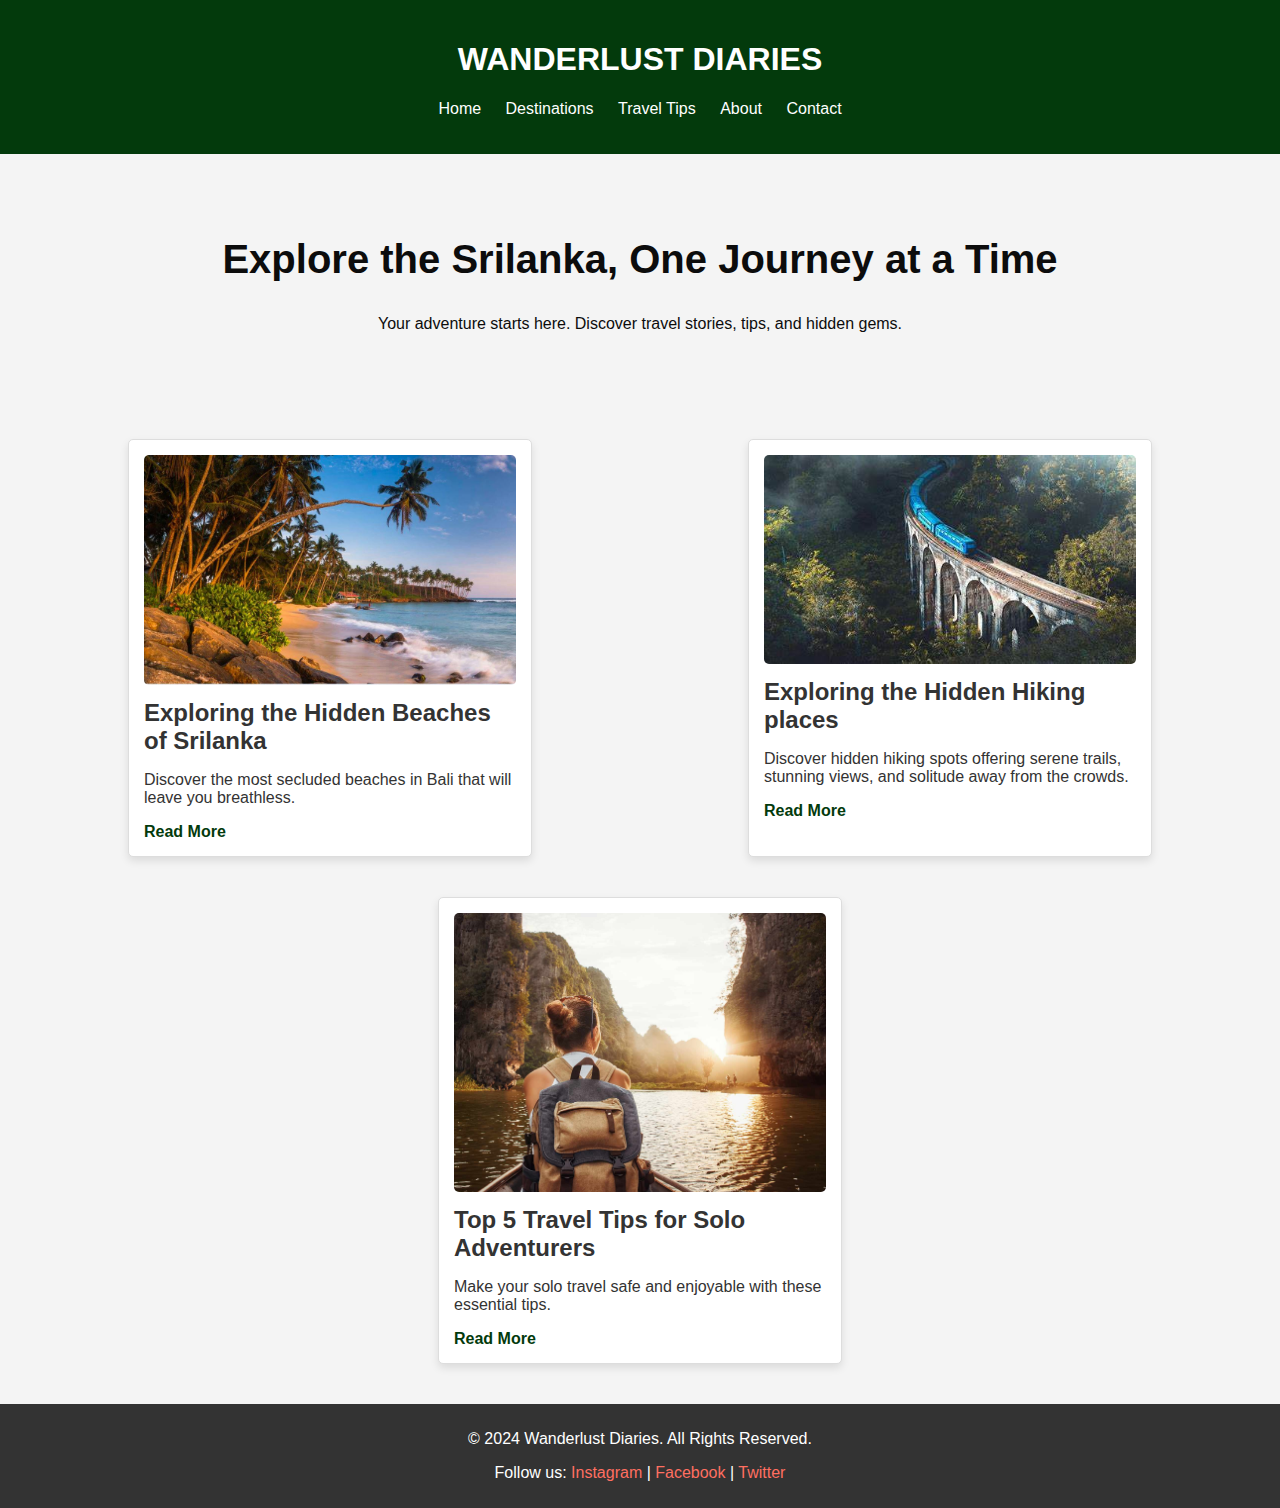
<file: index.html>
<!DOCTYPE html>
<html lang="en">
<head>
    <meta charset="UTF-8">
    <meta name="viewport" content="width=device-width, initial-scale=1.0">
    <title>Wanderlust Diaries</title>
    <link rel="stylesheet" href="style.css">
</head>
<body>
    <header>
        <h1>WANDERLUST DIARIES</h1>
        <nav>
            <ul>
                <li><a href="INDEX.html">Home</a></li>
                <li><a href="dis.html">Destinations</a></li>
                <li><a href="traveltips.html">Travel Tips</a></li>
                <li><a href="about.html">About</a></li>
                <li><a href="cont.html">Contact</a></li>
            </ul>
        </nav>
    </header>

    <main>
        <section class="hero">
            
            <h2>Explore the Srilanka, One Journey at a Time</h2>
            <p>Your adventure starts here. Discover travel stories, tips, and hidden gems.</p>
        </section>

        <section class="blog-posts">
            <article>
                <img src="img/beach.jpg" alt="Destination Image">
                <h3>Exploring the Hidden Beaches of Srilanka</h3>
                <p>Discover the most secluded beaches in Bali that will leave you breathless.</p>
                <a href="beach.html">Read More</a>
            </article>

            <article>
                <img src="img/OIP.jpg" alt="Destination Image">
                <h3>Exploring the Hidden Hiking places</h3>
                <p>Discover hidden hiking spots offering serene trails, stunning views, and solitude away from the crowds.</p>
                <a href="hike.html">Read More</a>
            </article>

            <article>
                <img src="img/h.jpg" alt="Destination Image">
                <h3>Top 5 Travel Tips for Solo Adventurers</h3>
                <p>Make your solo travel safe and enjoyable with these essential tips.</p>
                <a href="solo.html">Read More</a>
            </article>
        </section>
    </main>

    <footer>
        <p>&copy; 2024 Wanderlust Diaries. All Rights Reserved.</p>
        <p>Follow us: <a href="#">Instagram</a> | <a href="#">Facebook</a> | <a href="#">Twitter</a></p>
    </footer>
</body>
</html>
</file>
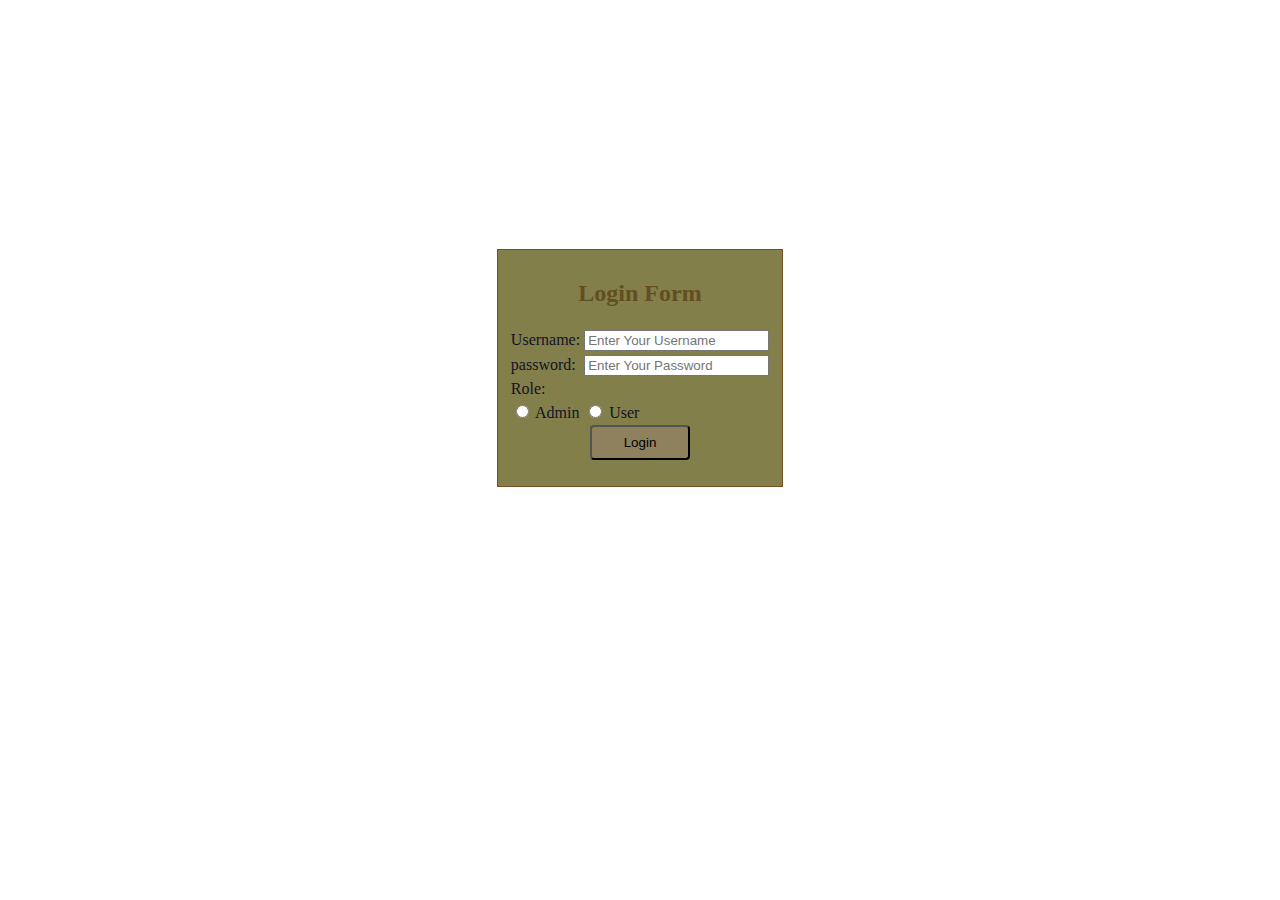
<file: HS/index.html>
<html>
    <head>
        <meta charset="UTF-8">
        <meta name="viewport" content="width=device-width, initial-scale=1.0">
        <title>Login Form</title>
        <link rel="stylesheet" href="style.css"
        <script src="script.js"></script>
    </head>
    <body>
        <div>
        <h2>Login Form</h2>
        <form>
            <table>
                <tr>
                    <td>Username:</td> <td><input type="text" id="user" placeholder="Enter Your Username"></td>
                </tr>
                <tr>
                    <td>password:</td> <td><input type="text" id="pass" placeholder="Enter Your Password"></td>
                </tr>
                <tr>
                    <td>Role:</td>
                </tr>
                <tr>
                    <td><input type="radio" id="admin" name="Role"> Admin </td>
                     <td><input type="radio" id="user" name="Role"> User </td>
                </tr>
             </table>
            <button type="button" onclick="Login()">Login</button>
            <p id="message"></p>   
        </form>
        </div>
        </body>
</html>
</file>
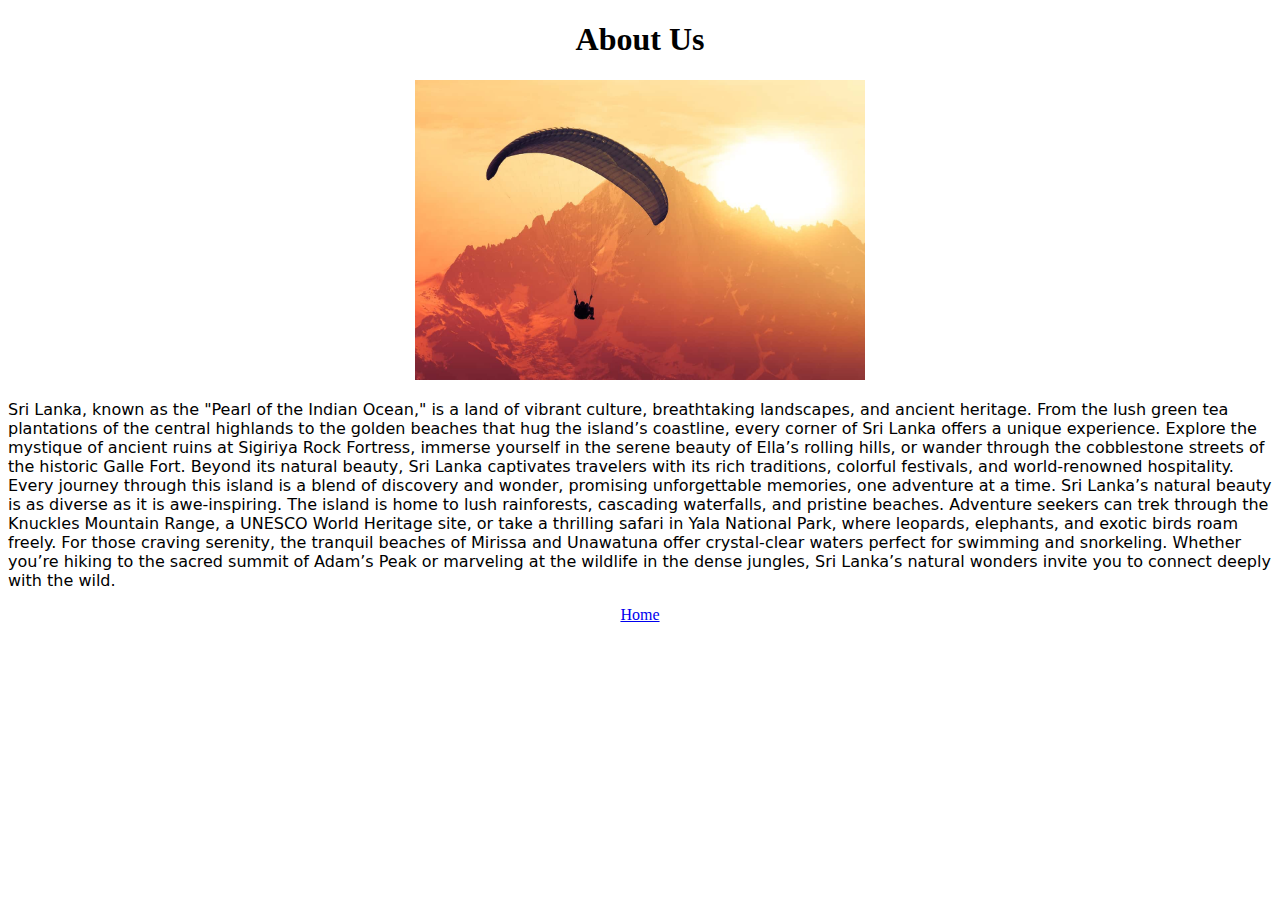
<file: about.html>
<!DOCTYPE html>
<html> 
    
<head>
  <meta charset='utf-8'>
  <meta http-equiv='X-UA-Compatible' content='IE=edge'>
  <meta name='viewport' content='width=device-width, initial-scale=1'>
<title>🚀TechNet About us</title>
<link rel="stylesheet" href="about.css">
</head>
<body>
    <div class="abo">
   <h1>About Us</h1>   
    </div>
   <div class="img">
    <img src="img/per.jpg" alt="Description" width="450" height="300">
  </div>
  <div class="about">
  <p>Sri Lanka, known as the "Pearl of the Indian Ocean," is a land of vibrant culture, breathtaking landscapes, and ancient heritage. From the lush green tea plantations of the central highlands to the golden beaches that hug the island’s coastline, every corner of Sri Lanka offers a unique experience. Explore the mystique of ancient ruins at Sigiriya Rock Fortress, immerse yourself in the serene beauty of Ella’s rolling hills, or wander through the cobblestone streets of the historic Galle Fort. Beyond its natural beauty, Sri Lanka captivates travelers with its rich traditions, colorful festivals, and world-renowned hospitality. Every journey through this island is a blend of discovery and wonder, promising unforgettable memories, one adventure at a time.
    Sri Lanka’s natural beauty is as diverse as it is awe-inspiring. The island is home to lush rainforests, cascading waterfalls, and pristine beaches. Adventure seekers can trek through the Knuckles Mountain Range, a UNESCO World Heritage site, or take a thrilling safari in Yala National Park, where leopards, elephants, and exotic birds roam freely. For those craving serenity, the tranquil beaches of Mirissa and Unawatuna offer crystal-clear waters perfect for swimming and snorkeling. Whether you’re hiking to the sacred summit of Adam’s Peak or marveling at the wildlife in the dense jungles, Sri Lanka’s natural wonders invite you to connect deeply with the wild.
  </p>
  </div>
  <div class="hm">
  <a href="index.html">Home</a> 
</div>
  
</body>
</html>
</file>
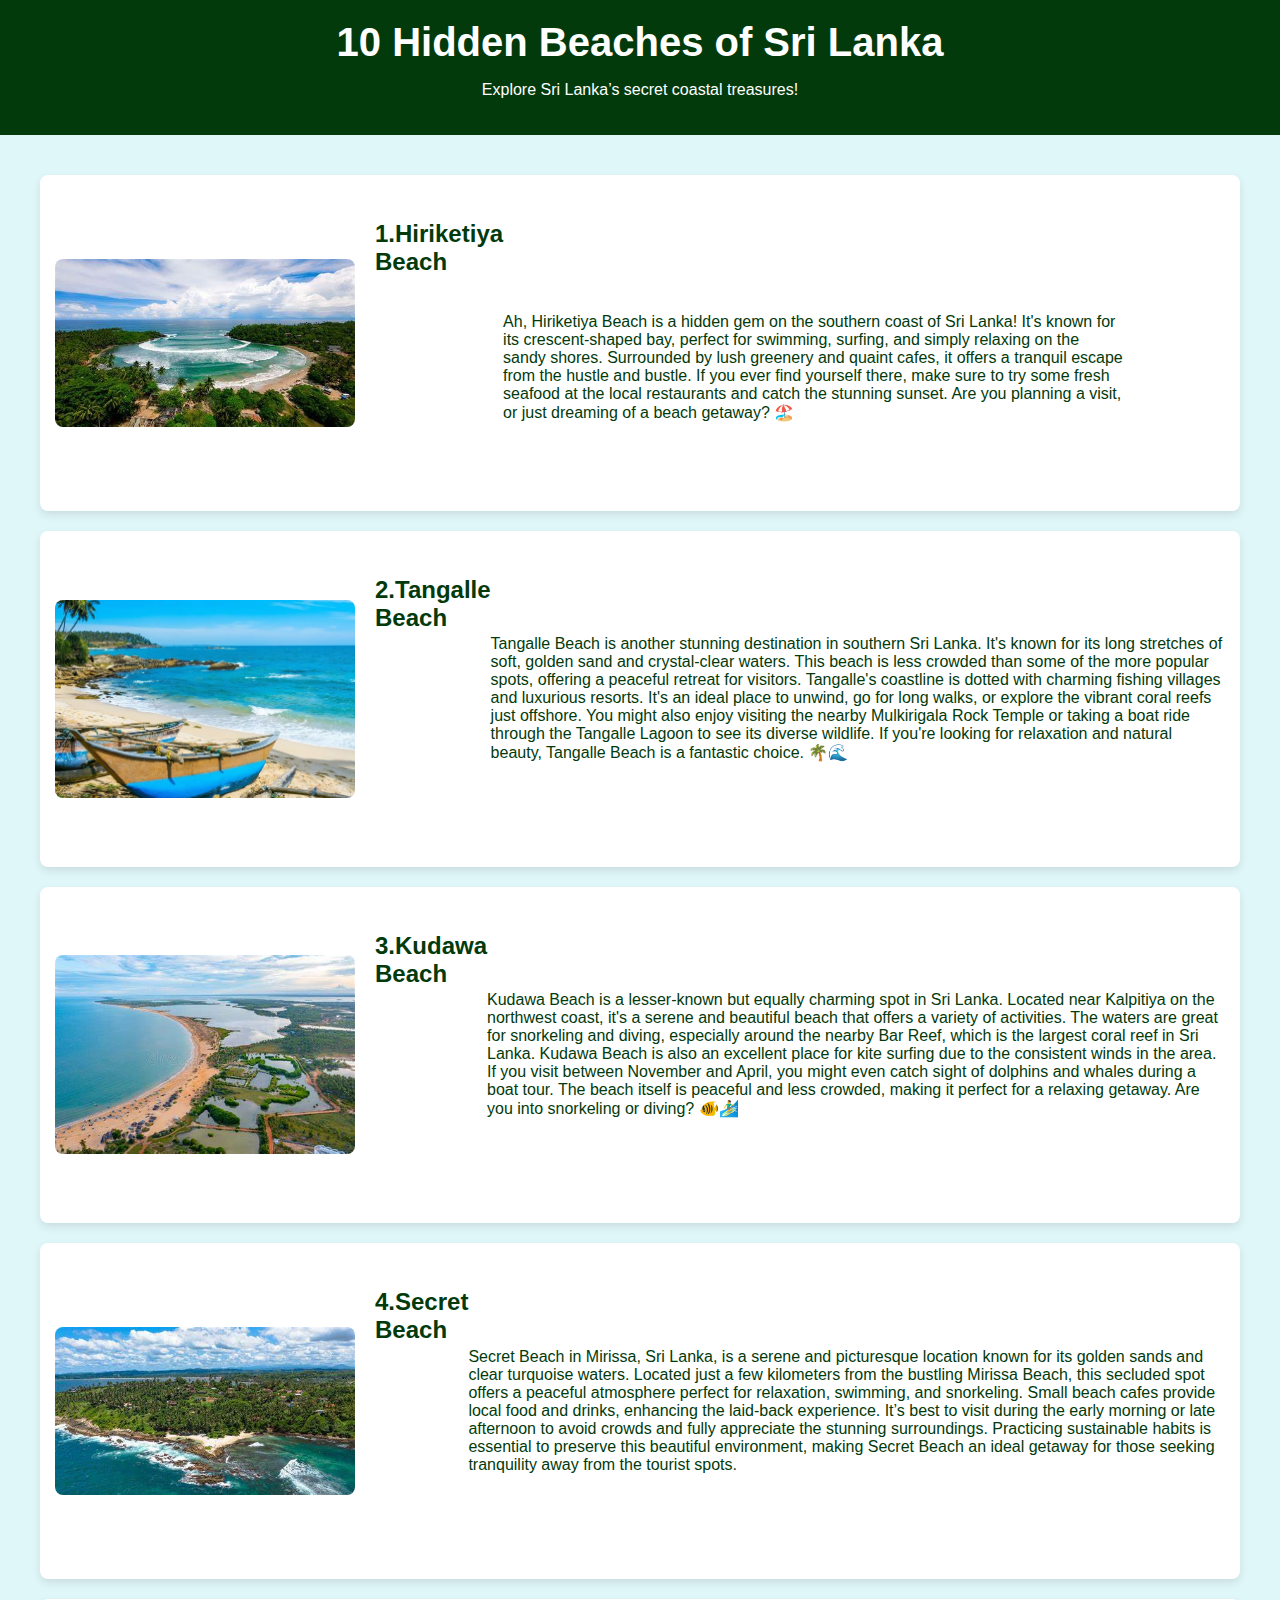
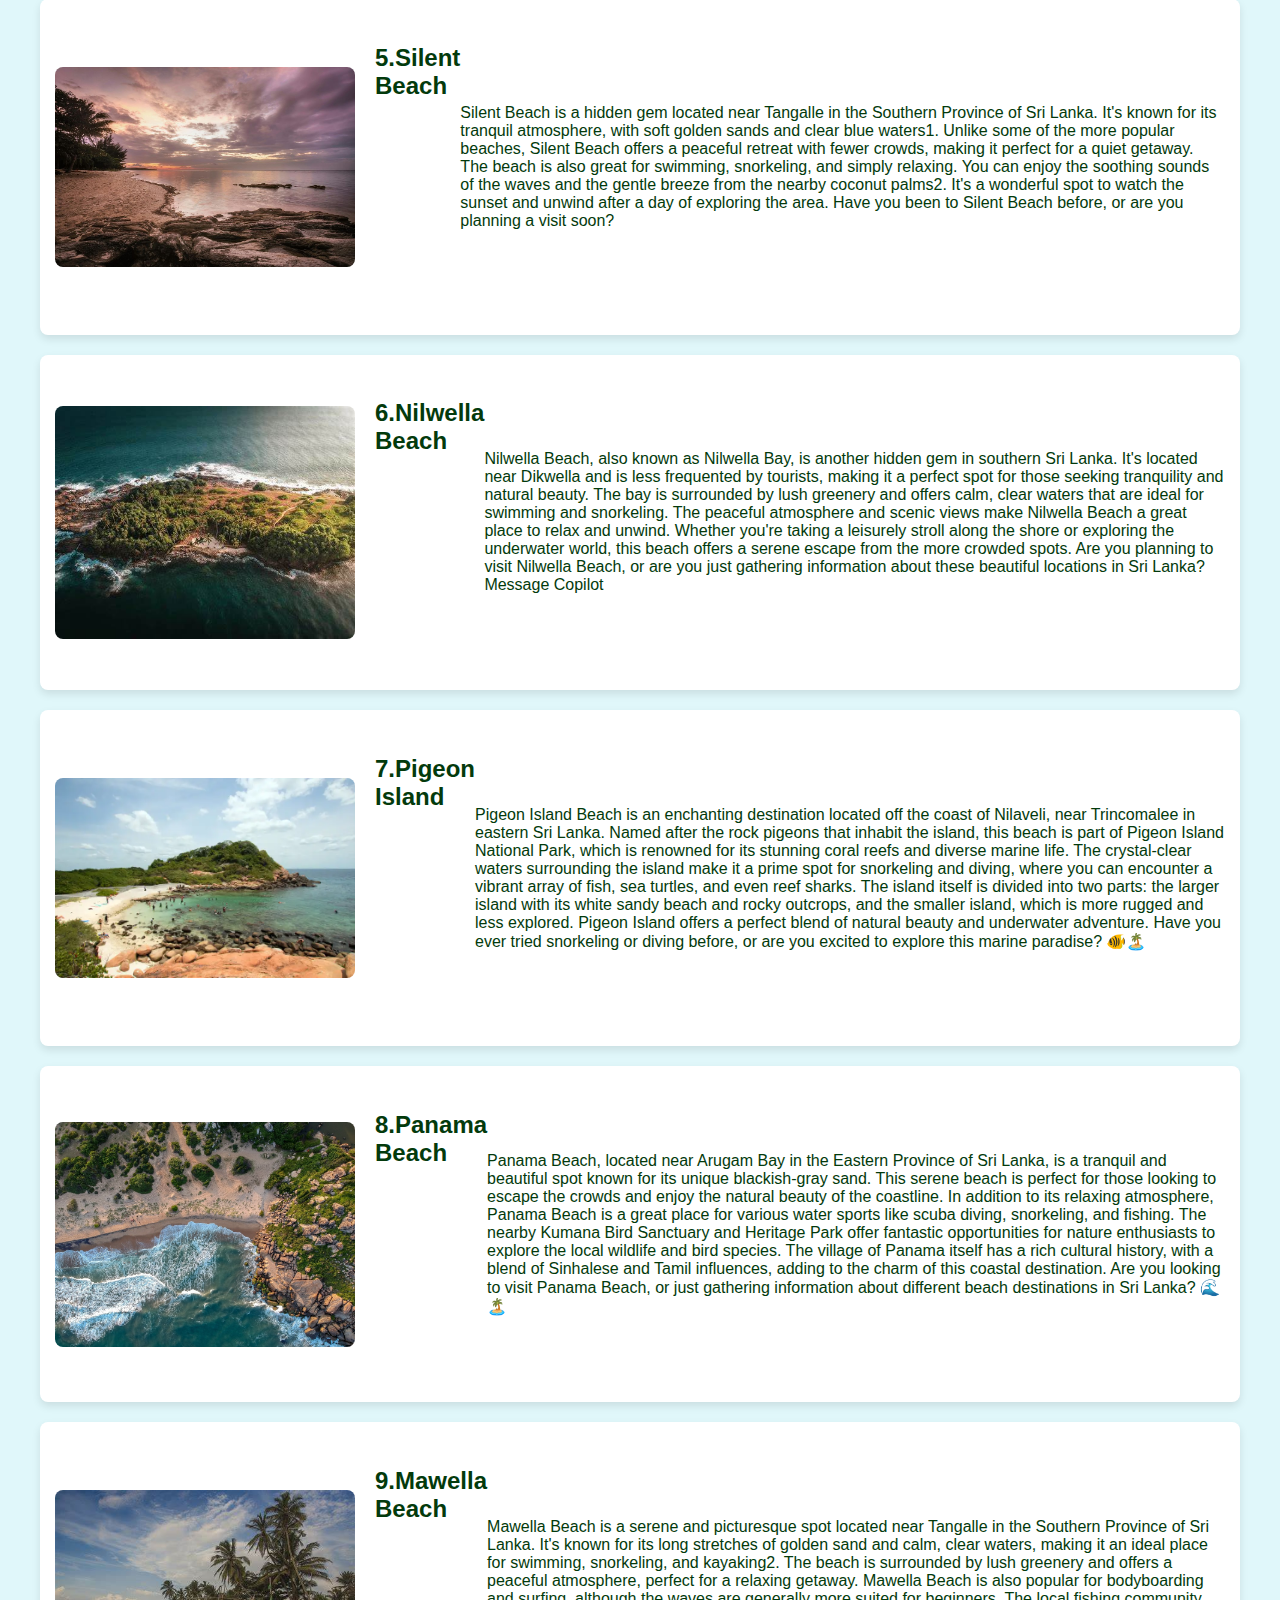
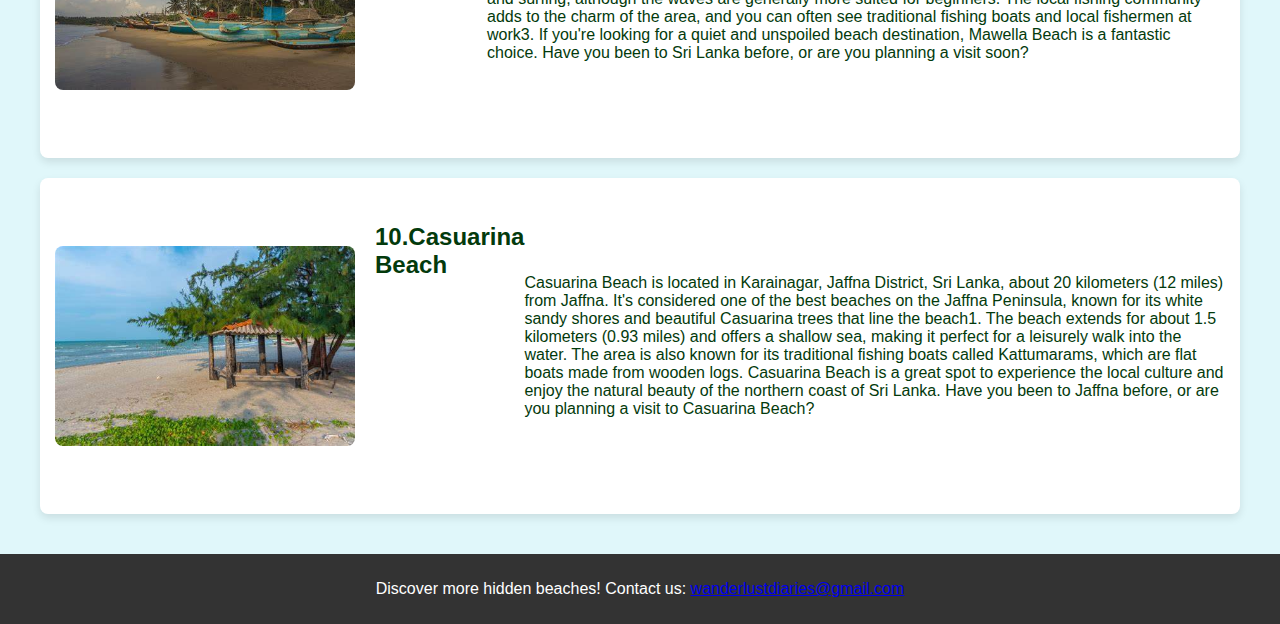
<file: beach.html>
<!DOCTYPE html>
<html lang="en">
<head>
    <meta charset="UTF-8">
    <meta name="viewport" content="width=device-width, initial-scale=1.0">
    <title>Hidden Beaches of Sri Lanka</title>
    <link rel="stylesheet" href="beach.css">
</head>
<body>
    <header>
        <h1>10 Hidden Beaches of Sri Lanka</h1>
        <p>Explore Sri Lanka’s secret coastal treasures!</p>
    </header>

    <section id="beaches">
        <div class="beach">
            <img src="img/hib.jpg" height="300px" width="300px" alt="Hiriketiya Beach">
            <h2>1.Hiriketiya Beach</h2> <br>
            <div class="para">
            <p>Ah, Hiriketiya Beach is a hidden gem on the southern coast of Sri Lanka! It's known for its crescent-shaped bay, perfect for swimming, surfing, and simply relaxing on the sandy shores. Surrounded by lush greenery and quaint cafes, it offers a tranquil escape from the hustle and bustle. If you ever find yourself there, make sure to try some fresh seafood at the local restaurants and catch the stunning sunset.

                Are you planning a visit, or just dreaming of a beach getaway? 🏖️</p>
            </div>
        </div>

        <div class="beach">
            <img src="img/tan.jpg" height="300px" width="300px" alt="Tangalle Beach">
            <h2>2.Tangalle Beach</h2><br>
            <p>Tangalle Beach is another stunning destination in southern Sri Lanka. It's known for its long stretches of soft, golden sand and crystal-clear waters. This beach is less crowded than some of the more popular spots, offering a peaceful retreat for visitors.

                Tangalle's coastline is dotted with charming fishing villages and luxurious resorts. It's an ideal place to unwind, go for long walks, or explore the vibrant coral reefs just offshore. You might also enjoy visiting the nearby Mulkirigala Rock Temple or taking a boat ride through the Tangalle Lagoon to see its diverse wildlife.
                
                If you're looking for relaxation and natural beauty, Tangalle Beach is a fantastic choice. 🌴🌊</p>
        </div>

        <div class="beach">
            <img src="img/kda.jpg" height="300px" width="300px" alt="Kudawa Beach">
            <h2>3.Kudawa Beach</h2>
            <p>Kudawa Beach is a lesser-known but equally charming spot in Sri Lanka. Located near Kalpitiya on the northwest coast, it's a serene and beautiful beach that offers a variety of activities. The waters are great for snorkeling and diving, especially around the nearby Bar Reef, which is the largest coral reef in Sri Lanka.

                Kudawa Beach is also an excellent place for kite surfing due to the consistent winds in the area. If you visit between November and April, you might even catch sight of dolphins and whales during a boat tour. The beach itself is peaceful and less crowded, making it perfect for a relaxing getaway.
                
                Are you into snorkeling or diving? 🐠🏄‍♂️
                
                </p>
        </div>

        <div class="beach">
            <img src="img/miri.jpg" height="300px" width="300px" alt="Secret Beach, Mirissa">
            <h2>4.Secret Beach</h2> <br><br>
            <div class="paraa">
            <p>Secret Beach in Mirissa, Sri Lanka, is a serene and picturesque location known for its golden sands and clear turquoise waters. Located just a few kilometers from the bustling Mirissa Beach, this secluded spot offers a peaceful atmosphere perfect for relaxation, swimming, and snorkeling. Small beach cafes provide local food and drinks, enhancing the laid-back experience. It’s best to visit during the early morning or late afternoon to avoid crowds and fully appreciate the stunning surroundings. Practicing sustainable habits is essential to preserve this beautiful environment, making Secret Beach an ideal getaway for those seeking tranquility away from the tourist spots.</p>
            </div>
        </div>

        <div class="beach">
            <img src="img/sil.jpg" height="300px" width="300px" alt="Silent Beach">
            <h2>5.Silent Beach</h2>
            <p>Silent Beach is a hidden gem located near Tangalle in the Southern Province of Sri Lanka. It's known for its tranquil atmosphere, with soft golden sands and clear blue waters1. Unlike some of the more popular beaches, Silent Beach offers a peaceful retreat with fewer crowds, making it perfect for a quiet getaway.

                The beach is also great for swimming, snorkeling, and simply relaxing. You can enjoy the soothing sounds of the waves and the gentle breeze from the nearby coconut palms2. It's a wonderful spot to watch the sunset and unwind after a day of exploring the area.
                
                Have you been to Silent Beach before, or are you planning a visit soon?</p>
        </div>

        <div class="beach">
            <img src="img/bluee.jpg" height="300px" width="300px" alt="Nilwella Beach">
            <h2>6.Nilwella Beach</h2>
            <p>Nilwella Beach, also known as Nilwella Bay, is another hidden gem in southern Sri Lanka. It's located near Dikwella and is less frequented by tourists, making it a perfect spot for those seeking tranquility and natural beauty. The bay is surrounded by lush greenery and offers calm, clear waters that are ideal for swimming and snorkeling.

                The peaceful atmosphere and scenic views make Nilwella Beach a great place to relax and unwind. Whether you're taking a leisurely stroll along the shore or exploring the underwater world, this beach offers a serene escape from the more crowded spots.
                
                Are you planning to visit Nilwella Beach, or are you just gathering information about these beautiful locations in Sri Lanka?
                
                
                
                Message Copilot</p>
        </div>

        <div class="beach">
            <img src="img/pig.webp" height="300px" width="300px" alt="Pigeon Island Beach">
            <h2>7.Pigeon Island</h2>
            <p>Pigeon Island Beach is an enchanting destination located off the coast of Nilaveli, near Trincomalee in eastern Sri Lanka. Named after the rock pigeons that inhabit the island, this beach is part of Pigeon Island National Park, which is renowned for its stunning coral reefs and diverse marine life.

                The crystal-clear waters surrounding the island make it a prime spot for snorkeling and diving, where you can encounter a vibrant array of fish, sea turtles, and even reef sharks. The island itself is divided into two parts: the larger island with its white sandy beach and rocky outcrops, and the smaller island, which is more rugged and less explored.
                
                Pigeon Island offers a perfect blend of natural beauty and underwater adventure. Have you ever tried snorkeling or diving before, or are you excited to explore this marine paradise? 🐠🏝️</p>
        </div>

        <div class="beach">
            <img src="img/pana.jpg" height="300px" width="300px" alt="Arugam Bay (Panama Beach)">
            <h2>8.Panama Beach</h2>
            <p>Panama Beach, located near Arugam Bay in the Eastern Province of Sri Lanka, is a tranquil and beautiful spot known for its unique blackish-gray sand. This serene beach is perfect for those looking to escape the crowds and enjoy the natural beauty of the coastline.

                In addition to its relaxing atmosphere, Panama Beach is a great place for various water sports like scuba diving, snorkeling, and fishing. The nearby Kumana Bird Sanctuary and Heritage Park offer fantastic opportunities for nature enthusiasts to explore the local wildlife and bird species.
                
                The village of Panama itself has a rich cultural history, with a blend of Sinhalese and Tamil influences, adding to the charm of this coastal destination.
                
                Are you looking to visit Panama Beach, or just gathering information about different beach destinations in Sri Lanka? 🌊🏝️</p>
        </div>

        <div class="beach">
            <img src="img/mav.jpg" height="300px" width="300px" alt="Mawella Beach">
            <h2>9.Mawella Beach</h2>
            <p>Mawella Beach is a serene and picturesque spot located near Tangalle in the Southern Province of Sri Lanka. It's known for its long stretches of golden sand and calm, clear waters, making it an ideal place for swimming, snorkeling, and kayaking2. The beach is surrounded by lush greenery and offers a peaceful atmosphere, perfect for a relaxing getaway.

                Mawella Beach is also popular for bodyboarding and surfing, although the waves are generally more suited for beginners. The local fishing community adds to the charm of the area, and you can often see traditional fishing boats and local fishermen at work3.
                
                If you're looking for a quiet and unspoiled beach destination, Mawella Beach is a fantastic choice. Have you been to Sri Lanka before, or are you planning a visit soon?</p>
        </div>

        <div class="beach">
            <img src="img/casu.jpg" height="300px" width="300px" alt="Casuarina Beach">
            <h2>10.Casuarina Beach</h2>
            <p>Casuarina Beach is located in Karainagar, Jaffna District, Sri Lanka, about 20 kilometers (12 miles) from Jaffna. It's considered one of the best beaches on the Jaffna Peninsula, known for its white sandy shores and beautiful Casuarina trees that line the beach1. The beach extends for about 1.5 kilometers (0.93 miles) and offers a shallow sea, making it perfect for a leisurely walk into the water.

                The area is also known for its traditional fishing boats called Kattumarams, which are flat boats made from wooden logs. Casuarina Beach is a great spot to experience the local culture and enjoy the natural beauty of the northern coast of Sri Lanka.
                
                Have you been to Jaffna before, or are you planning a visit to Casuarina Beach?</p>
       
        </div>
    </section>

    <footer>
        <p>Discover more hidden beaches! Contact us: <a href="wanderlustdiaries.com">wanderlustdiaries@gmail.com</a></p>
    </footer>
</body>
</html>
</file>
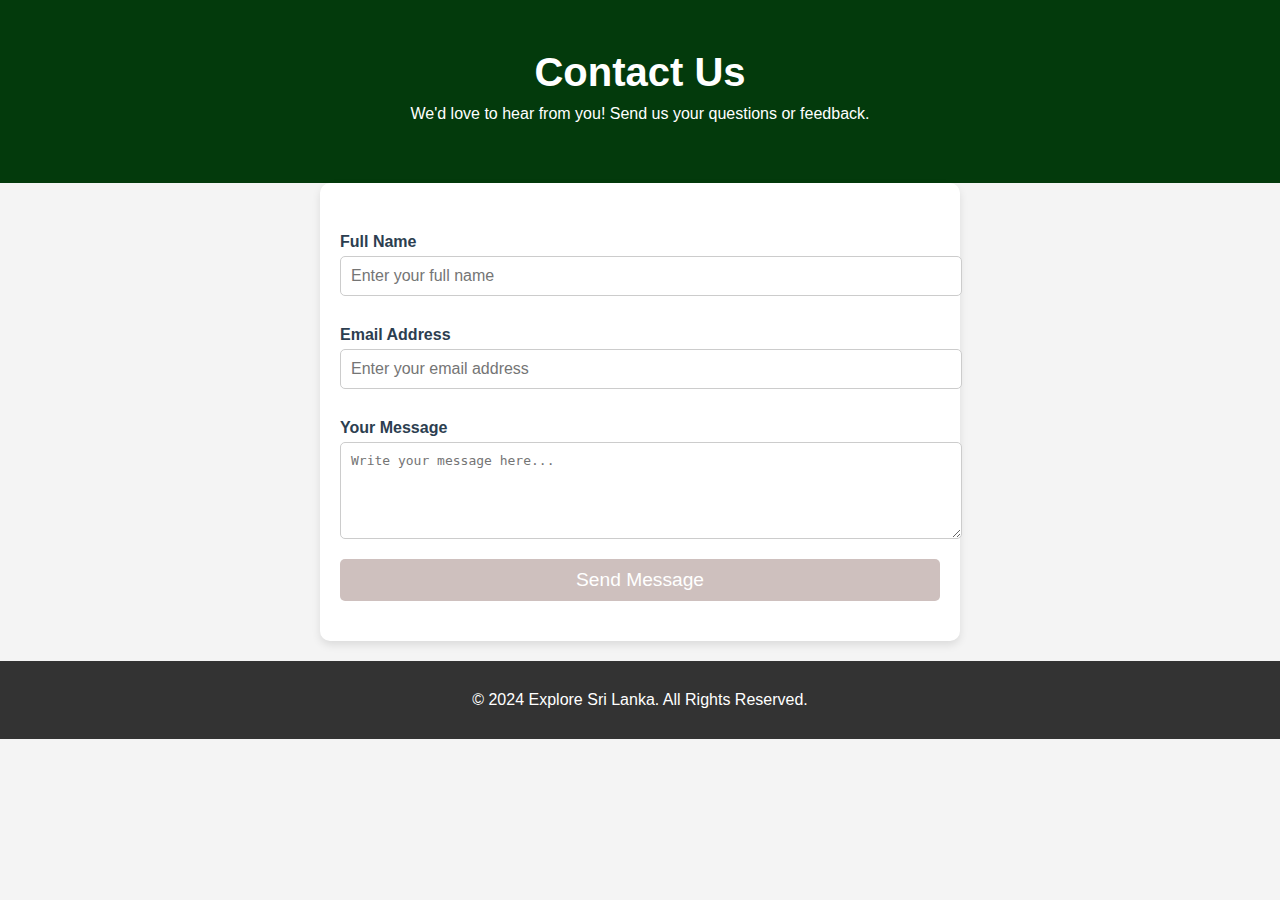
<file: cont.html>
<!DOCTYPE html>
<html lang="en">
<head>
    <meta charset="UTF-8">
    <meta name="viewport" content="width=device-width, initial-scale=1.0">
    <title>Contact Us - Explore Sri Lanka</title>
    <link rel="stylesheet" href="contact.css">
</head>
<body>
    <header>
        <h1>Contact Us</h1>
        <p>We'd love to hear from you! Send us your questions or feedback.</p>
    </header>

    <section id="contact-form">
        <form action="#" method="post">
            <label for="name">Full Name</label>
            <input type="text" id="name" name="name" required placeholder="Enter your full name">

            <label for="email">Email Address</label>
            <input type="email" id="email" name="email" required placeholder="Enter your email address">

            <label for="message">Your Message</label>
            <textarea id="message" name="message" rows="5" required placeholder="Write your message here..."></textarea>

            <button type="submit">Send Message</button>
        </form>
    </section>

    <footer>
        <p>© 2024 Explore Sri Lanka. All Rights Reserved.</p>
    </footer>
</body>
</html>
</file>
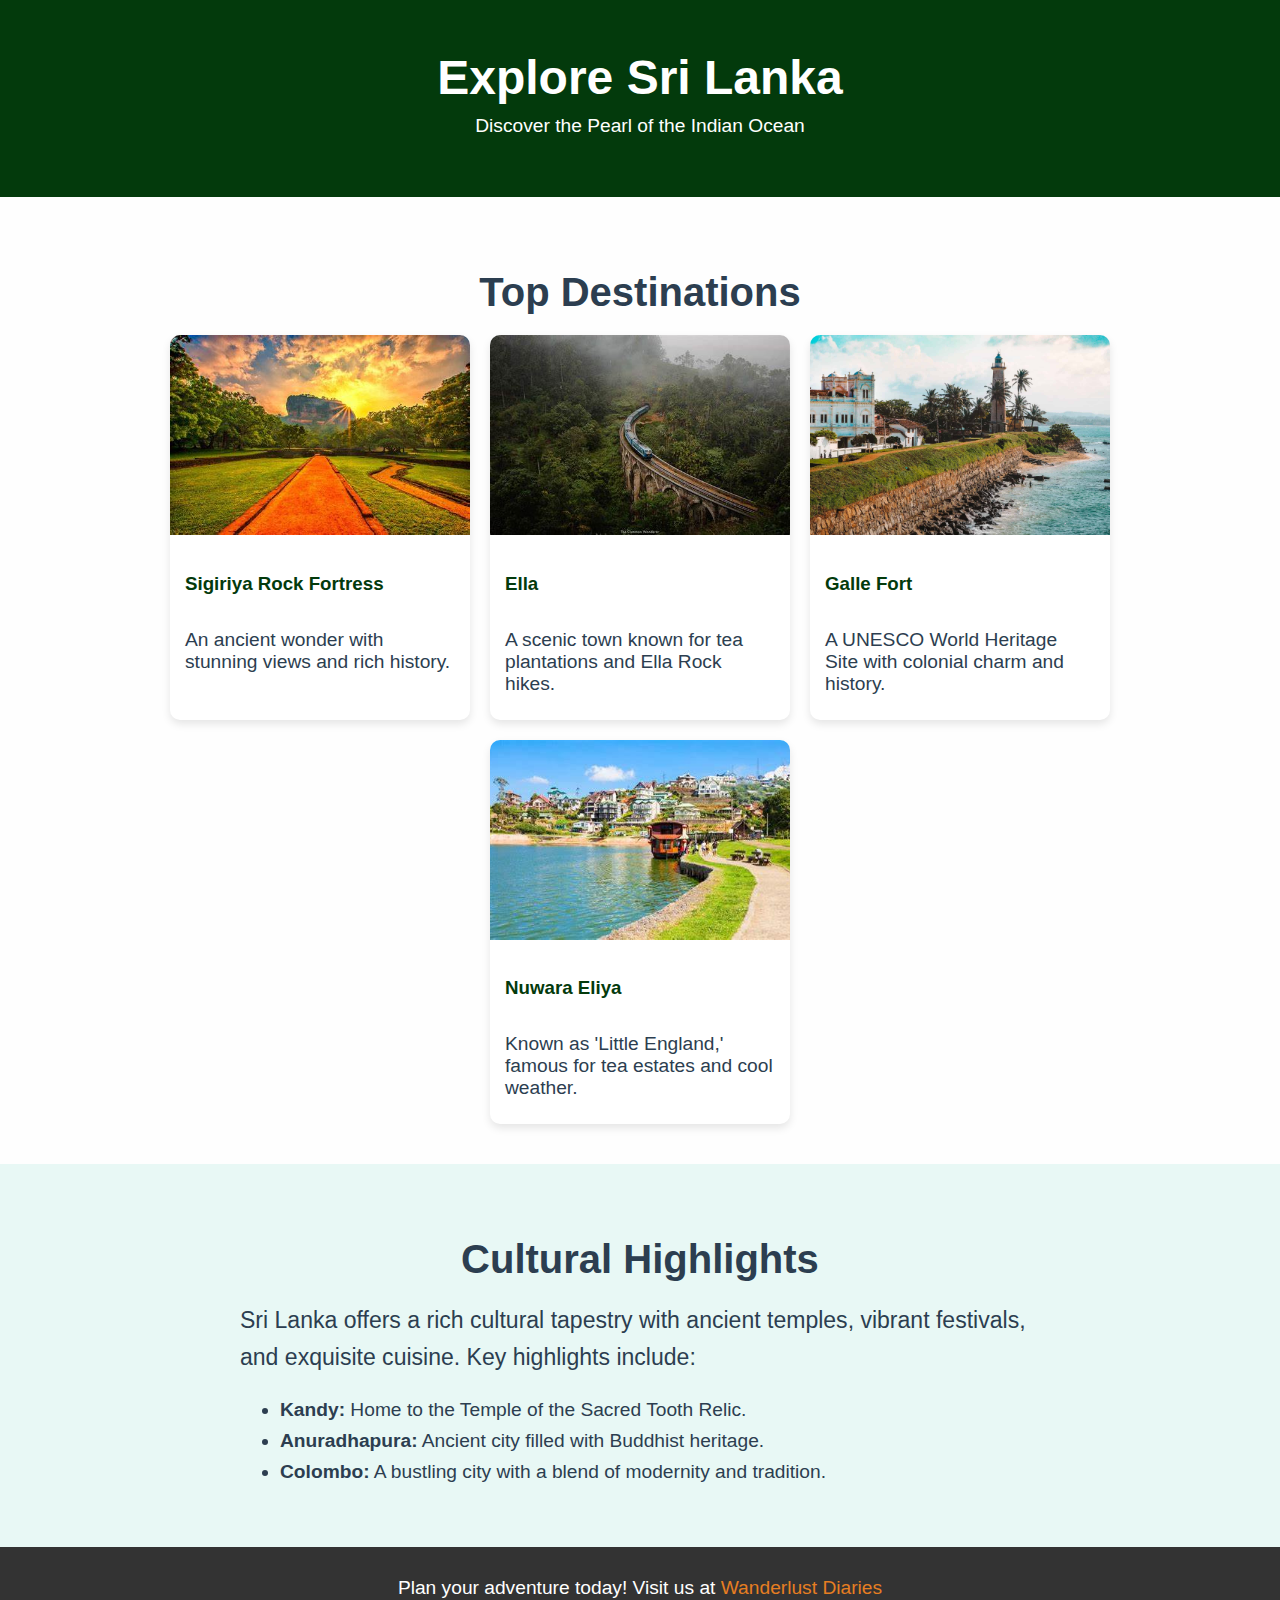
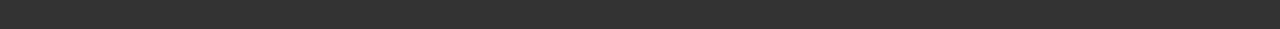
<file: dis.html>
<!DOCTYPE html>
<html lang="en">
<head>
    <meta charset="UTF-8">
    <meta name="viewport" content="width=device-width, initial-scale=1.0">
    <title>Sri Lanka Travel Guide</title>
    <link rel="stylesheet" href="dis.css">
</head>
<body>
    <header>
        <h1>Explore Sri Lanka</h1>
        <p>Discover the Pearl of the Indian Ocean</p>
    </header>

    <section id="destinations">
        <h2>Top Destinations</h2>
        <div class="destination-container">
            <div class="destination-card">
                <img src="img/sigi.jpg" width="300px" height="300px" alt= "Sigiriya Rock">
                <h3>Sigiriya Rock Fortress</h3>
                <p>An ancient wonder with stunning views and rich history.</p>
            </div>
            <div class="destination-card">
                <img src="img/ell.jpg" width="300px" height="300px" alt="Ella">
                <h3>Ella</h3>
                <p>A scenic town known for tea plantations and Ella Rock hikes.</p>
            </div>
            <div class="destination-card">
                <img src="img/galll.jpg" width="300px" height="300px" alt="Galle Fort">
                <h3>Galle Fort</h3>
                <p>A UNESCO World Heritage Site with colonial charm and history.</p>
            </div>
            <div class="destination-card">
                <img src="img/nuwa.jpg" width="300px" height="300px" alt="Nuwara Eliya">
                <h3>Nuwara Eliya</h3>
                <p>Known as 'Little England,' famous for tea estates and cool weather.</p>
            </div>
        </div>
    </section>

    <section id="culture">
        <h2>Cultural Highlights</h2>
        <div class="culture-content">
            <p>Sri Lanka offers a rich cultural tapestry with ancient temples, vibrant festivals, and exquisite cuisine. Key highlights include:</p>
            <ul>
                <li><strong>Kandy:</strong> Home to the Temple of the Sacred Tooth Relic.</li>
                <li><strong>Anuradhapura:</strong> Ancient city filled with Buddhist heritage.</li>
                <li><strong>Colombo:</strong> A bustling city with a blend of modernity and tradition.</li>
            </ul>
        </div>
    </section>

    <footer>
        <p>Plan your adventure today! Visit us at <a href="https://www.srilanka.travel">Wanderlust Diaries</a></p>
    </footer>
</body>
</html>
</file>
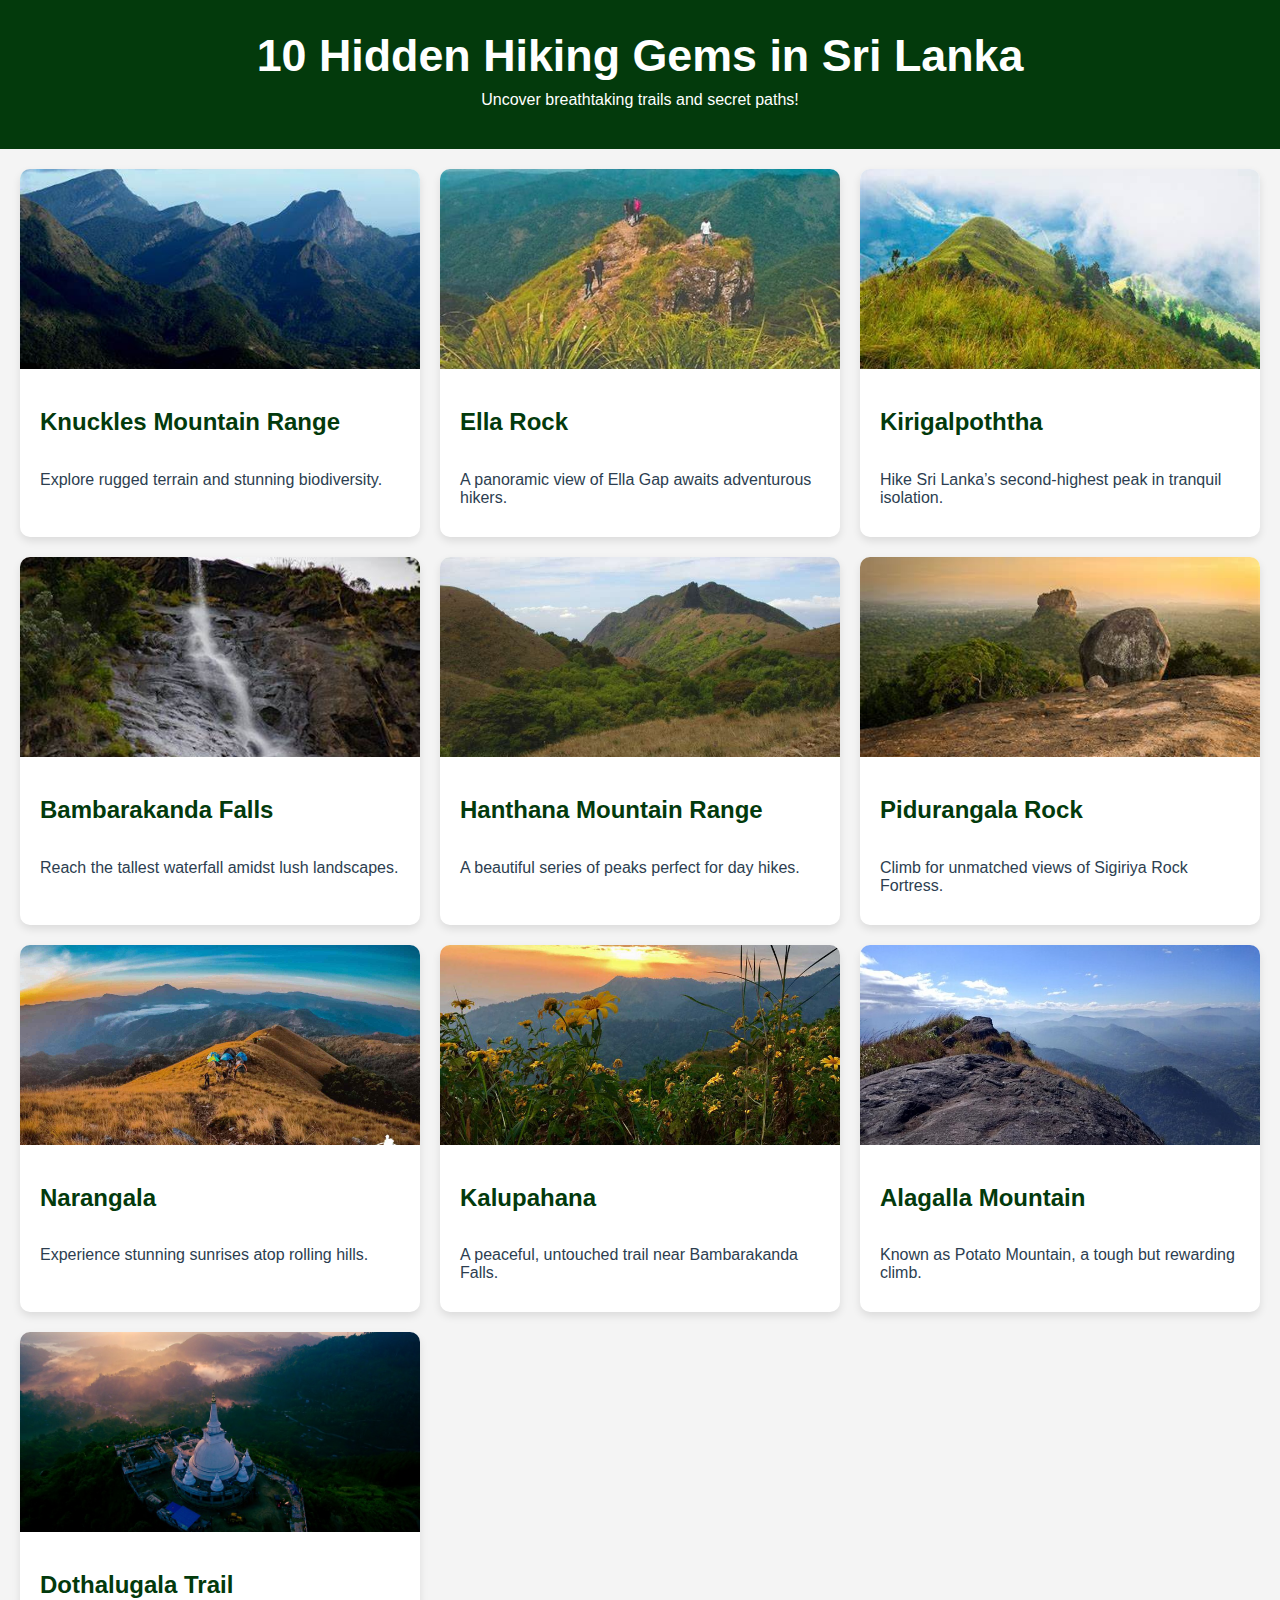
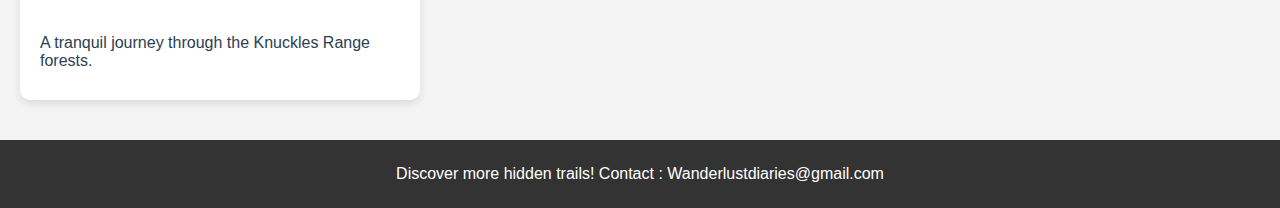
<file: hike.html>
<!DOCTYPE html>
<html lang="en">
<head>
    <meta charset="UTF-8">
    <meta name="viewport" content="width=device-width, initial-scale=1.0">
    <title>Hidden Hiking Places in Sri Lanka</title>
    <link rel="stylesheet" href="hike.css">
</head>
<body>
    <header>
        <h1>10 Hidden Hiking Gems in Sri Lanka</h1>
        <p>Uncover breathtaking trails and secret paths!</p>
    </header>

    <section id="hiking-places">
        <div class="grid-container">
            <div class="hiking-card">
                <img src="img/kn.jpg" width="300px" height="300px" alt="Knuckles Mountain Range">
                <h2>Knuckles Mountain Range</h2>
                <p>Explore rugged terrain and stunning biodiversity.</p>
            </div>

            <div class="hiking-card">
                <img src="img/ella.jpg" width="300px" height="300px" alt="Ella Rock">
                <h2>Ella Rock</h2>
                <p>A panoramic view of Ella Gap awaits adventurous hikers.</p>
            </div>

            <div class="hiking-card">
                <img src="img/kiri.jpg"  width="300px" height="300px" alt="Kirigalpoththa">
                <h2>Kirigalpoththa</h2>
                <p>Hike Sri Lanka’s second-highest peak in tranquil isolation.</p>
            </div>

            <div class="hiking-card">
                <img src="img/bam.jpg" width="300px" height="300px" alt="Bambarakanda Falls">
                <h2>Bambarakanda Falls</h2>
                <p>Reach the tallest waterfall amidst lush landscapes.</p>
            </div>

            <div class="hiking-card">
                <img src="img/hantha.jpg"  width="300px" height="300px" alt="Hanthana Range">
                <h2>Hanthana Mountain Range</h2>
                <p>A beautiful series of peaks perfect for day hikes.</p>
            </div>

            <div class="hiking-card">
                <img src="img/pidu.jpg" alt="Pidurangala Rock">
                <h2>Pidurangala Rock</h2>
                <p>Climb for unmatched views of Sigiriya Rock Fortress.</p>
            </div>

            <div class="hiking-card">
                <img src="img/Nara.jpg"  width="300px" height="300px" alt="Narangala">
                <h2>Narangala</h2>
                <p>Experience stunning sunrises atop rolling hills.</p>
            </div>

            <div class="hiking-card">
                <img src="img/kalu.jpg"  width="300px" height="300px" alt="Kalupahana">
                <h2>Kalupahana</h2>
                <p>A peaceful, untouched trail near Bambarakanda Falls.</p>
            </div>

            <div class="hiking-card">
                <img src="img/ala.jpg"  width="300px" height="300px" alt="Alagalla Mountain">
                <h2>Alagalla Mountain</h2>
                <p>Known as Potato Mountain, a tough but rewarding climb.</p>
            </div>

            <div class="hiking-card">
                <img src="img/ll.png"  width="300px" height="300px" alt="Dothalugala Trail">
                <h2>Dothalugala Trail</h2>
                <p>A tranquil journey through the Knuckles Range forests.</p>
            </div>
        </div>
    </section>

    <footer>
        <p>Discover more hidden trails! Contact : Wanderlustdiaries@gmail.com</p>
    </footer>
</body>
</html>
</file>
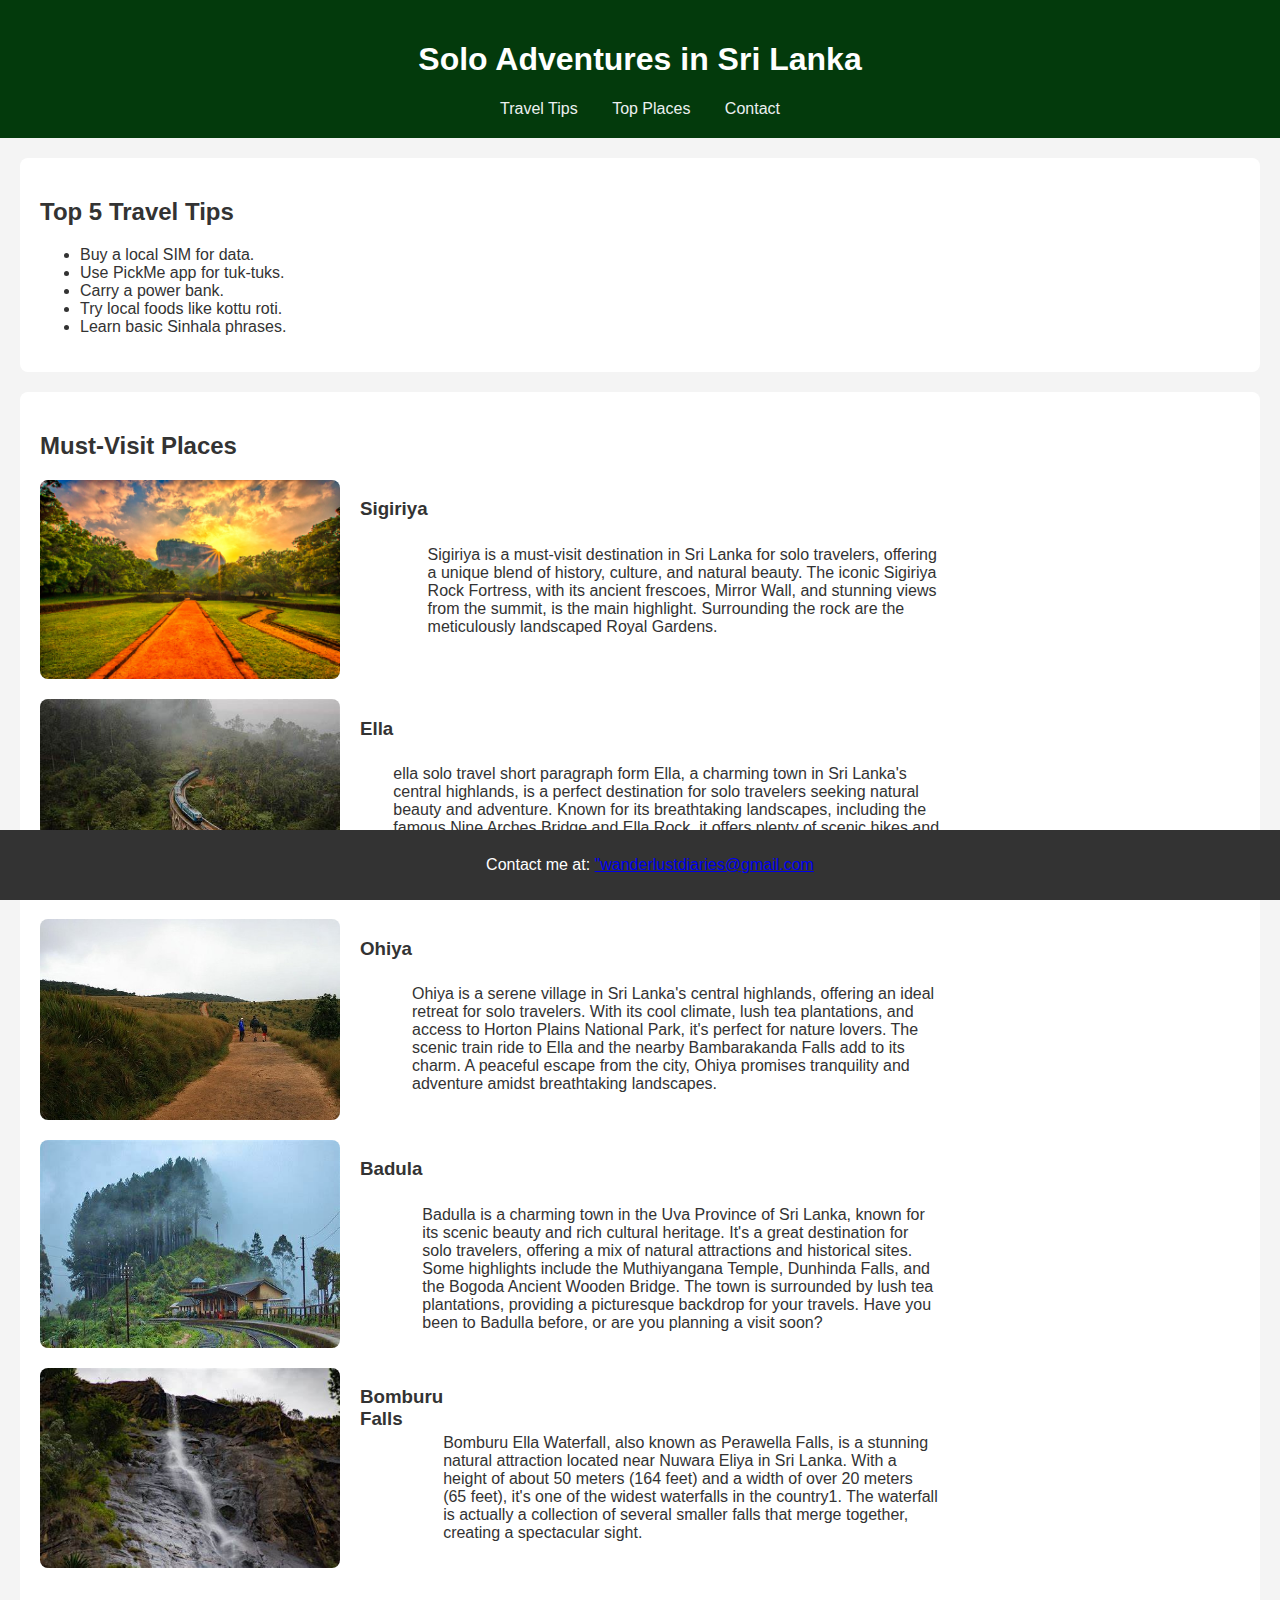
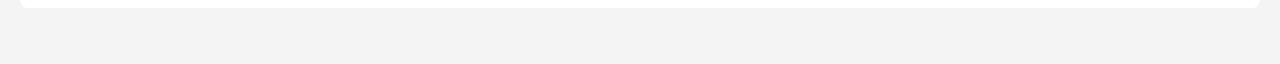
<file: solo.html>
<!DOCTYPE html>
<html lang="en">
<head>
    <meta charset="UTF-8">
    <meta name="viewport" content="width=device-width, initial-scale=1.0">
    <title>Solo Adventures in Sri Lanka</title>
    <link rel="stylesheet" href="solo.css">
</head>
<body>
    <header>
        <h1>Solo Adventures in Sri Lanka</h1>
        <nav>
            <a href="#tips">Travel Tips</a>
            <a href="#places">Top Places</a>
            <a href="#contact">Contact</a>
        </nav>
    </header>

    <section id="tips">
        <h2>Top 5 Travel Tips</h2>
        <ul>
            <li>Buy a local SIM for data.</li>
            <li>Use PickMe app for tuk-tuks.</li>
            <li>Carry a power bank.</li>
            <li>Try local foods like kottu roti.</li>
            <li>Learn basic Sinhala phrases.</li>
        </ul>
    </section>

    <section id="places">
        <h2>Must-Visit Places</h2>
        <div class="place">
            <img src="img/R.jpg" alt="Sigiriya">
            <h3>Sigiriya</h3><br><br>
            <div class="pla">
            <p>Sigiriya is a must-visit destination in Sri Lanka for solo travelers, offering a unique blend of history, culture, and natural beauty. The iconic Sigiriya Rock Fortress, with its ancient frescoes, Mirror Wall, and stunning views from the summit, is the main highlight. Surrounding the rock are the meticulously landscaped Royal Gardens.</p>
            </p>
        
            </div>
        </div>
        <div class="place">
            <img src="img/ell.jpg"  alt="Ella">
            <h3>Ella</h3>
            <div class="pla">
            <p>ella solo travel short paragraph form
Ella, a charming town in Sri Lanka's central highlands, is a perfect destination for solo travelers seeking natural beauty and adventure. Known for its breathtaking landscapes, including the famous Nine Arches Bridge and Ella Rock, it offers plenty of scenic hikes and stunning views.</p>
        </div>
    </div>
        <div class="place">
            <img src="img/caption.jpg"  alt="Ella">
            <h3>Ohiya</h3>
            <div class="pla">
            <p>Ohiya is a serene village in Sri Lanka's central highlands, offering an ideal retreat for solo travelers. With its cool climate, lush tea plantations, and access to Horton Plains National Park, it's perfect for nature lovers. The scenic train ride to Ella and the nearby Bambarakanda Falls add to its charm. A peaceful escape from the city, Ohiya promises tranquility and adventure amidst breathtaking landscapes.</p>
        </div>
        </div>
        <div class="place">
            <img src="img/idh.jpg" alt="Ella">
            <h3>Badula</h3>
            <div class="pla">
            <p>Badulla is a charming town in the Uva Province of Sri Lanka, known for its scenic beauty and rich cultural heritage. It's a great destination for solo travelers, offering a mix of natural attractions and historical sites. Some highlights include the Muthiyangana Temple, Dunhinda Falls, and the Bogoda Ancient Wooden Bridge. The town is surrounded by lush tea plantations, providing a picturesque backdrop for your travels.

                Have you been to Badulla before, or are you planning a visit soon? </p>
                
                </p>
            </div>
        </div>
        <div class="place">
            <img src="img/bam.jpg"   alt="Ella">
            <h3>Bomburu Falls</h3>
            <div class="pla">
            <p>Bomburu Ella Waterfall, also known as Perawella Falls, is a stunning natural attraction located near Nuwara Eliya in Sri Lanka. With a height of about 50 meters (164 feet) and a width of over 20 meters (65 feet), it's one of the widest waterfalls in the country1. The waterfall is actually a collection of several smaller falls that merge together, creating a spectacular sight.</p>
            </div>
        </div>
    </section>
         <br> <br>
    <footer id="contact">
        <p>Contact me at: <a href="wanderlustdiaries@gmail.com">"wanderlustdiaries@gmail.com</a></p>
    </footer>
</body>
</html>
</file>
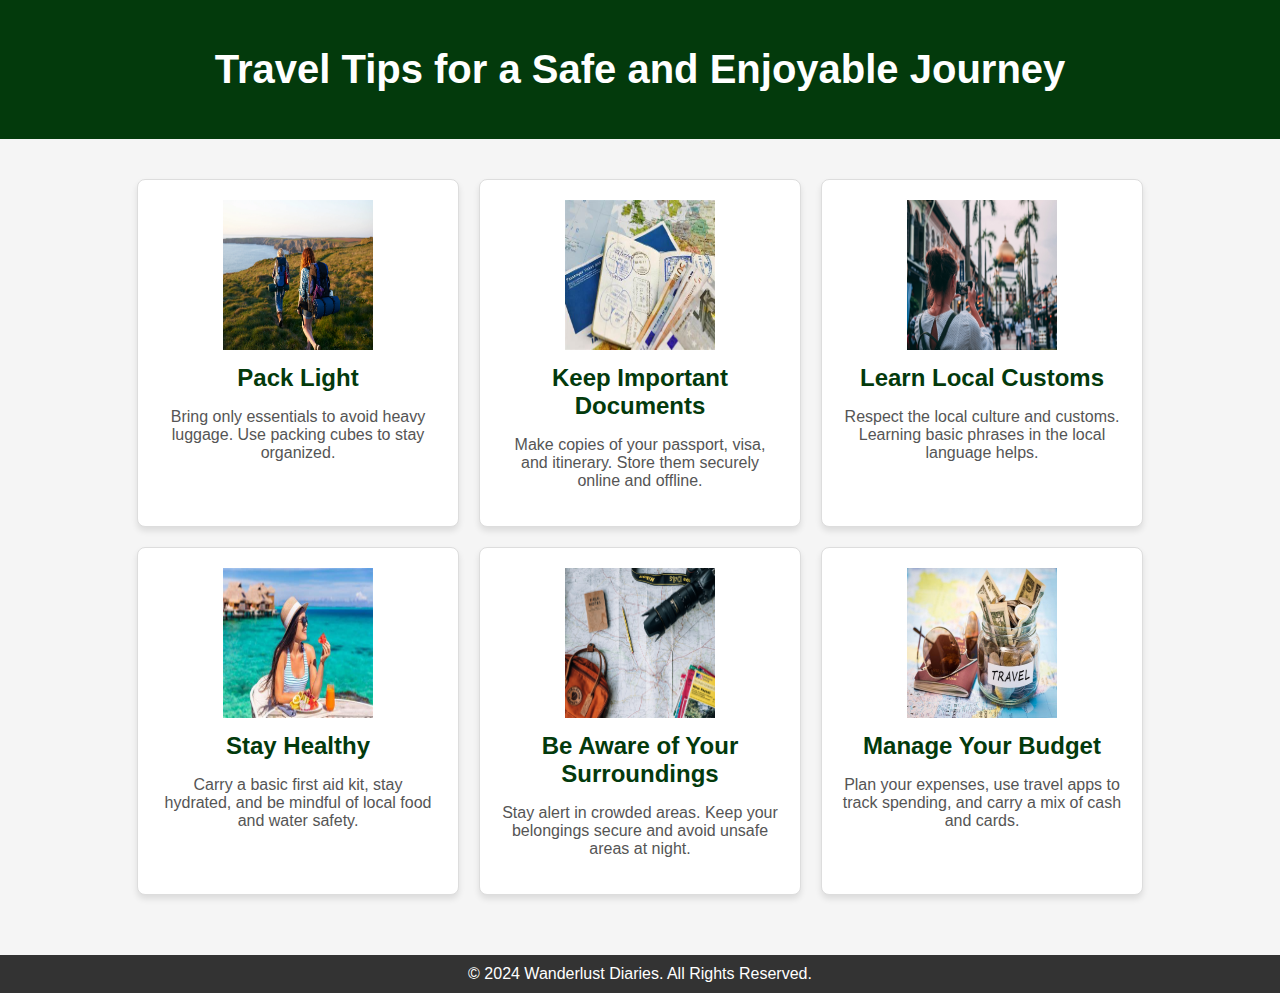
<file: traveltips.html>
<!DOCTYPE html>
<html lang="en">
<head>
    <meta charset="UTF-8">
    <meta name="viewport" content="width=device-width, initial-scale=1.0">
    <title>Travel Tips</title>
    <link rel="stylesheet" href="tips.css">
</head>
<body>
    <header>
        <h1>Travel Tips for a Safe and Enjoyable Journey</h1>
    </header>

    <main>
        <section class="travel-tips">
            <div class="tip">
                <img src="img/hike.webp" alt="Pack Light Icon">
                <h3>Pack Light</h3>
                <p>Bring only essentials to avoid heavy luggage. Use packing cubes to stay organized.</p>
            </div>

            <div class="tip">
                <img src="img/imp.jpg" alt="Documents Icon">
                <h3>Keep Important Documents</h3>
                <p>Make copies of your passport, visa, and itinerary. Store them securely online and offline.</p>
            </div>

            <div class="tip">
                <img src="img/cult.jpg" alt="Local Culture Icon">
                <h3>Learn Local Customs</h3>
                <p>Respect the local culture and customs. Learning basic phrases in the local language helps.</p>
            </div>

            <div class="tip">
                <img src="img/health.jpg" alt="Health Icon">
                <h3>Stay Healthy</h3>
                <p>Carry a basic first aid kit, stay hydrated, and be mindful of local food and water safety.</p>
            </div>

            <div class="tip">
                <img src="img/ts.jpeg" alt="Safety Icon">
                <h3>Be Aware of Your Surroundings</h3>
                <p>Stay alert in crowded areas. Keep your belongings secure and avoid unsafe areas at night.</p>
            </div>

            <div class="tip">
                <img src="img/budj.jpg" alt="Budget Icon">
                <h3>Manage Your Budget</h3>
                <p>Plan your expenses, use travel apps to track spending, and carry a mix of cash and cards.</p>
            </div>
        </section>
    </main>

    <footer>
        <p>&copy; 2024 Wanderlust Diaries. All Rights Reserved.</p>
    </footer>
</body>
</html>
</file>
<file: style.css>
body {
    font-family: 'Arial', sans-serif;
    margin: 0;
    padding: 0;
    background-color: #f4f4f4;
    color: #333;
}

header {
    background-color: #033a0c;
    color: white;
    padding: 20px 10px;
    text-align: center;
}

nav ul {
    list-style: none;
    padding: 0;
}

nav ul li {
    display: inline;
    margin: 0 10px;
}

nav ul li a {
    color: white;
    text-decoration: none;
}

.hero {
    background-image: ('img/hike.webp');
    background-size: cover;
    color: rgb(12, 12, 12);
    text-align: center;
    padding: 50px 20px;
}

.hero h2 {
    font-size: 2.5rem;
}

.main {
    padding: 20px;
}

.blog-posts {
    display: flex;
    justify-content: space-around;
    flex-wrap: wrap;
    padding: 20px;
}

article {
    background: white;
    border: 1px solid #ddd;
    border-radius: 5px;
    margin: 20px;
    padding: 15px;
    width: 30%;
    box-shadow: 0 4px 8px rgba(0, 0, 0, 0.1);
    transition: transform 0.2s;
}

article:hover {
    transform: scale(1.05);
}

article img {
    max-width: 100%;
    border-radius: 5px;
}

article h3 {
    font-size: 1.5rem;
    margin: 10px 0;
}

article p {
    font-size: 1rem;
}

article a {
    color: #033a0c;
    text-decoration: none;
    font-weight: bold;
}

footer {
    background-color: #333;
    color: white;
    padding: 10px;
    text-align: center;
}

footer a {
    color: #ff6f61;
    text-decoration: none;
}
</file>
<file: HS/style.css>
div{
    padding: 10px;
    border-color:rgb(44, 51, 11);
    text-align: center;
    background-color: rgb(131, 127, 74);
    color: rgb(97, 79, 31);
    border:1px solid rgb(117, 81, 34) ;
}

button{
    border-radius: 4px;
    background-color: rgb(143, 129, 93);
    text-align: center;
    height: 35px;
    width:  100px;
   
}

body{
    display:flex;
    align-items: center;
    justify-content: center;
    text-align: center;
    height: 80vh;
    text-decoration: dashed;
    text-shadow:none;
    background-color: white;
    color: rgb(18, 18, 39);
}
</file>
<file: about.css>
.abo{
    text-align: center;
    align-items: center;
    text-decoration: none;
}
.img{
    text-align: center;
    align-items: center;
    text-decoration: none;
    image-orientation: flip;
    border-image: fill;
    
}
.about {
    font-size: medium;
    font-family: system-ui, -apple-system, BlinkMacSystemFont, 'Segoe UI', Roboto, Oxygen, Ubuntu, Cantarell, 'Open Sans', 'Helvetica Neue', sans-serif;
}

.hm {
    align-items: center;
    text-align: center;
    color: black;
}
</file>
<file: beach.css>
body {
    font-family: 'Arial', sans-serif;
    margin: 0;
    padding: 0;
    background-color: #e0f7fa;
    color: #033a0c;
}

header {
    background-color: #033a0c;
    color: white;
    text-align: center;
    padding: 20px;
}
.para{
    padding-top: 50px;
    margin-right: 100px;
}

    
   


h1 {
    margin: 0;
    font-size: 2.5em;
}

section {
    padding: 20px;
}

.beach {
    background-color: white;
    border-radius: 8px;
    padding: 15px;
    margin: 20px;
    display: flex;
    align-items: center;
    box-shadow: 0 4px 8px rgba(0, 0, 0, 0.1);
}
 
   
.beach img {
    width: 300px;
    height: auto;
    border-radius: 8px;
    margin-right: 20px;
}

.beach h2 {
    margin-bottom: 220px;
    color: #033a0c;
    font-size: x-large;
    padding-top: 10px;
    
}

footer {
    background-color:  #333;
    color: white;
    text-align: center;
    padding: 10px;
}
</file>
<file: contact.css>
body {
    font-family: 'Arial', sans-serif;
    margin: 0;
    padding: 0;
    background-color: #f4f4f4;
    color: #2c3e50;
}

header {
    background-color:  #033a0c;
    color: white;
    text-align: center;
    padding: 50px 20px;
}

h1 {
    font-size: 2.5em;
    margin: 0;
}

p {
    margin: 10px 0;
}

#contact-form {
    padding: 40px 20px;
    max-width: 600px;
    margin: 0 auto;
    background-color: white;
    border-radius: 10px;
    box-shadow: 0 4px 8px rgba(0, 0, 0, 0.1);
}

form {
    display: flex;
    flex-direction: column;
}

label {
    margin: 10px 0 5px;
    font-weight: bold;
}

input, textarea {
    padding: 10px;
    margin-bottom: 20px;
    border: 1px solid #ccc;
    border-radius: 5px;
    font-size: 1em;
    width: 100%;
}

button {
    background-color: #cec0be;
    color: white;
    border: none;
    padding: 10px 20px;
    font-size: 1.2em;
    border-radius: 5px;
    cursor: pointer;
}

button:hover {
    background-color: #363232;
}

footer {
    background-color: #333;
    color: white;
    text-align: center;
    padding: 20px 0;
    margin-top: 20px;
}
</file>
<file: dis.css>
body {
    font-family: 'Arial', sans-serif;
    margin: 0;
    padding: 0;
    background-color: #f4f4f4;
    color: #2c3e50;
}

header {
    background-color: #033a0c;
    color: white;
    text-align: center;
    padding: 50px 20px;
}

h1 {
    font-size: 3em;
    margin: 0;
}

p {
    margin: 10px 0;
    font-size: 1.2em;
}

section {
    padding: 40px 20px;
}

#destinations {
    background-color: #fefefe;
}

#destinations h2, #culture h2 {
    text-align: center;
    font-size: 2.5em;
    margin-bottom: 20px;
}

.destination-container {
    display: flex;
    flex-wrap: wrap;
    justify-content: center;
    gap: 20px;
}

.destination-card {
    background: white;
    border-radius: 10px;
    width: 300px;
    box-shadow: 0 4px 8px rgba(0, 0, 0, 0.1);
    overflow: hidden;
    transition: transform 0.3s ease, box-shadow 0.3s ease;
}

.destination-card:hover {
    transform: translateY(-10px);
    box-shadow: 0 10px 20px rgba(0, 0, 0, 0.2);
}

.destination-card img {
    width: 100%;
    height: 200px;
    object-fit: cover;
}

.destination-card h3 {
    padding: 15px;
    color: #033a0c;
}

.destination-card p {
    padding: 0 15px 15px;
}

#culture {
    background-color: #e8f8f5;
}

.culture-content {
    max-width: 800px;
    margin: 0 auto;
    font-size: 1.2em;
    line-height: 1.6;
}

footer {
    background-color: #333;
    color: white;
    text-align: center;
    padding: 20px 0;
}

footer a {
    color: #e67e22;
    text-decoration: none;
}
</file>
<file: hike.css>
body {
    font-family: 'Arial', sans-serif;
    margin: 0;
    padding: 0;
    background-color: #f4f4f4;
    color: #2c3e50;
}

header {
    background-color: #033a0c;
    color: white;
    text-align: center;
    padding: 30px 20px;
}

h1 {
    font-size: 2.8em;
    margin: 0;
}

p {
    margin: 10px 0;
}

#hiking-places {
    padding: 20px;
}

.grid-container {
    display: grid;
    grid-template-columns: repeat(auto-fit, minmax(300px, 1fr));
    gap: 20px;
}

.hiking-card {
    background-color: white;
    border-radius: 10px;
    overflow: hidden;
    box-shadow: 0 4px 8px rgba(0, 0, 0, 0.1);
    transition: transform 0.3s ease, box-shadow 0.3s ease;
}

.hiking-card:hover {
    transform: translateY(-10px);
    box-shadow: 0 8px 16px rgba(0, 0, 0, 0.2);
}

.hiking-card img {
    width: 100%;
    height: 200px;
    object-fit: cover;
}

.hiking-card h2 {
    padding: 15px 20px;
    color: #033a0c;
}

.hiking-card p {
    padding: 0 20px 20px;
}

footer {
    background-color: #333;
    color: white;
    text-align: center;
    padding: 15px 0;
    margin-top: 20px;
}
</file>
<file: solo.css>
body {
    font-family: Arial, sans-serif;
    margin: 0;
    padding: 0;
    background-color: #f4f4f4;
    color: #333;
}

header {
    background-color:  #033a0c;
    color: white;
    padding: 20px;
    text-align: center;
}

nav a {
    color: #ecf0f1;
    margin: 0 15px;
    text-decoration: none;
}

nav a:hover {
    text-decoration: underline;
}

section {
    padding: 20px;
    background-color: white;
    margin: 20px;
    border-radius: 8px;
}

.place {
    display: inline-flex;
    margin-bottom: 20px;
}
.pla{
    display: inline-flex;
    margin-top: 50px; 
    padding-right: 300px;
}
.place img {
    width: 300px;
    margin-right: 20px;
    border-radius: 8px;
}

footer {
    background-color:#333 ;
    color: white;
    text-align: center;
    padding: 10px;
    position: fixed;
    width: 100%;
    bottom: 0;
}
</file>
<file: tips.css>
body {
    font-family: 'Arial', sans-serif;
    background-color: #f5f5f5;
    margin: 0;
    padding: 0;
    color: #333;
    text-align: center;
}

header {
    background-color: #033a0c;
    color: white;
    padding: 20px 0;
}

header h1 {
    font-size: 2.5rem;
}

main {
    padding: 20px;
}


.travel-tips {
    display: flex;
    flex-wrap: wrap;
    justify-content: center;
    gap: 20px;
    margin: 20px 0;
}

.tip {
    background: white;
    border: 1px solid #ddd;
    border-radius: 8px;
    padding: 20px;
    width: 280px;
    box-shadow: 0 4px 6px rgba(0, 0, 0, 0.1);
    transition: transform 0.3s;
}

.tip:hover {
    transform: translateY(-5px);
}

.tip img {
    width: 150px;
    height: 150px;
}

.tip h3 {
    font-size: 1.5rem;
    margin: 10px 0;
    color:#033a0c;
}

.tip p {
    font-size: 1rem;
    color: #555;
}


footer {
    background-color: #333;
    color: white;
    padding: 10px;
    margin-top: 20px;
}

footer p {
    margin: 0;
}
</file>
